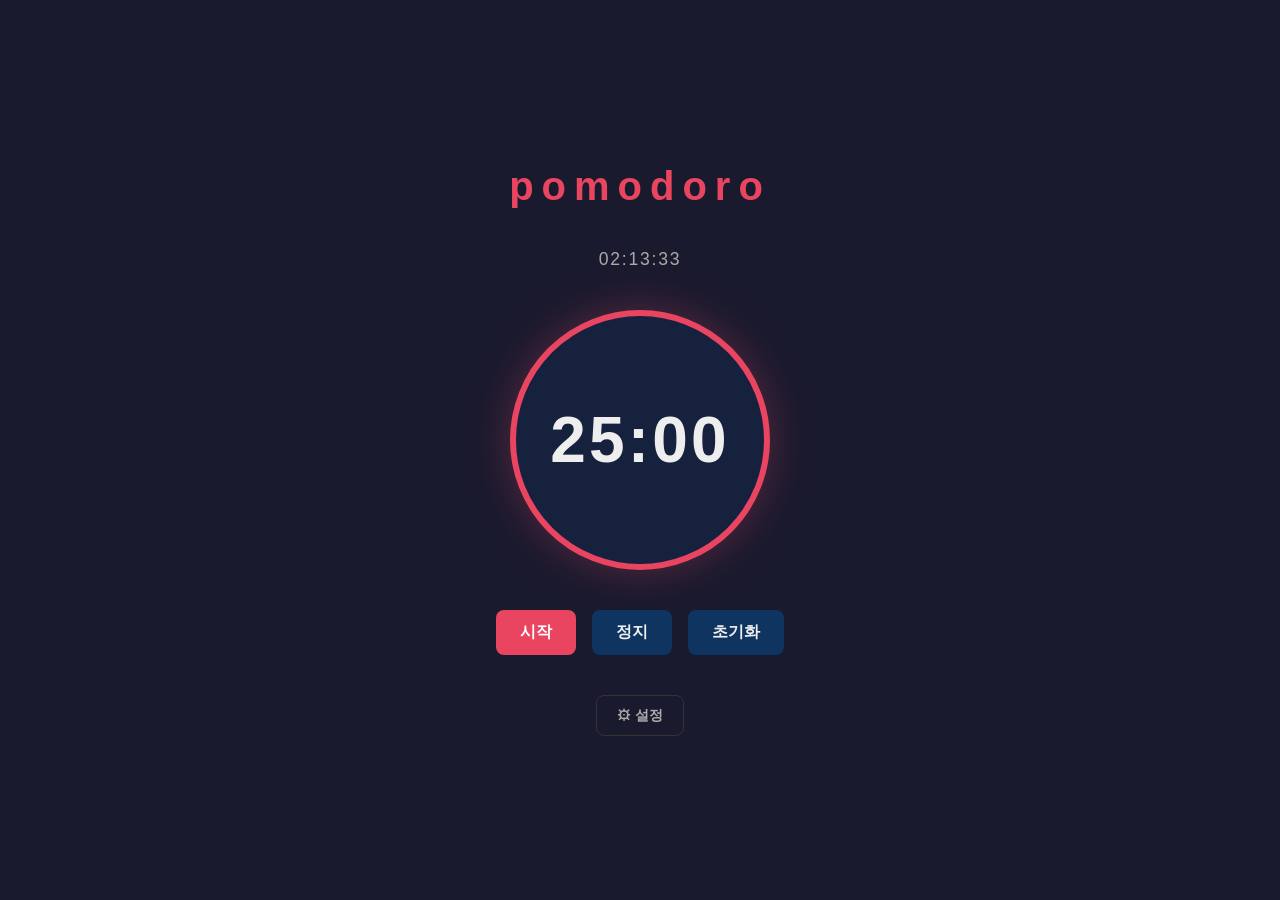
<file: index.html>
<!DOCTYPE html>
<html lang="ko">
<head>
  <meta charset="UTF-8" />
  <meta name="viewport" content="width=device-width, initial-scale=1.0" />
  <title>Pomodoro</title>
  <link rel="stylesheet" href="index.css" />
</head>
<body>
  <div class="container">
    <h1 class="title">pomodoro</h1>

    <div class="current-time" id="currentTime"></div>

    <div class="timer">
      <span class="time">25:00</span>
    </div>

    <div class="controls">
      <button class="btn btn-start" onclick="startTimer()">시작</button>
      <button class="btn btn-stop" onclick="stopTimer()">정지</button>
      <button class="btn btn-reset" onclick="resetTimer()">초기화</button>
    </div>

    <button class="btn btn-settings" onclick="location.href='setting.html'">⚙ 설정</button>
  </div>
  <script src="index.js"></script>
</body>
</html>
</file>
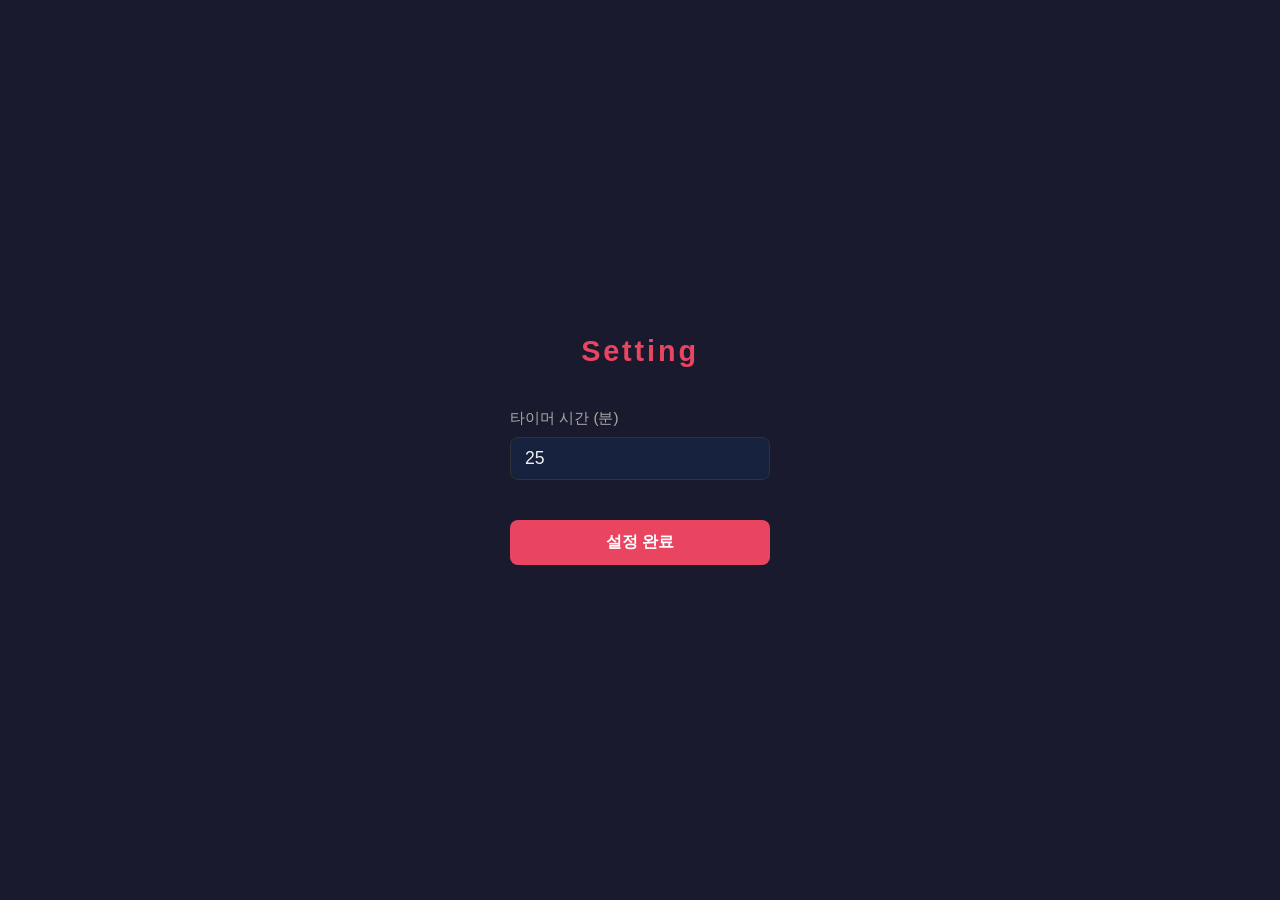
<file: setting.html>
<!DOCTYPE html>
<html lang="ko">
<head>
  <meta charset="UTF-8" />
  <meta name="viewport" content="width=device-width, initial-scale=1.0" />
  <title>Pomodoro - 설정</title>
  <link rel="stylesheet" href="index.css" />
  <link rel="stylesheet" href="setting.css" />
</head>
<body>
  <div class="container">
    <h3 class="setting-title">Setting</h3>

    <div class="setting-row">
      <label for="timer-minutes">타이머 시간 (분)</label>
      <input id="timer-minutes" type="number" min="1" max="60" value="25" />
    </div>

    <button class="btn btn-save" onclick="saveSettings()">설정 완료</button>
  </div>
  <script src="setting.js"></script>
</body>
</html>
</file>
<file: index.css>
*, *::before, *::after {
  box-sizing: border-box;
  margin: 0;
  padding: 0;
}

body {
  min-height: 100vh;
  display: flex;
  align-items: center;
  justify-content: center;
  background-color: #1a1a2e;
  font-family: 'Segoe UI', sans-serif;
  color: #eee;
}

.container {
  display: flex;
  flex-direction: column;
  align-items: center;
  gap: 40px;
}

.title {
  font-size: 2.5rem;
  font-weight: 700;
  letter-spacing: 0.2em;
  text-transform: lowercase;
  color: #e94560;
}

.current-time {
  font-size: 1.1rem;
  color: #aaa;
  letter-spacing: 0.1em;
  font-variant-numeric: tabular-nums;
}

.timer {
  width: 260px;
  height: 260px;
  border-radius: 50%;
  border: 6px solid #e94560;
  display: flex;
  align-items: center;
  justify-content: center;
  background-color: #16213e;
  box-shadow: 0 0 40px rgba(233, 69, 96, 0.3);
}

.time {
  font-size: 4rem;
  font-weight: 700;
  letter-spacing: 0.05em;
  font-variant-numeric: tabular-nums;
}

.controls {
  display: flex;
  gap: 16px;
}

.btn {
  padding: 12px 24px;
  border: none;
  border-radius: 8px;
  font-size: 1rem;
  font-weight: 600;
  cursor: pointer;
  transition: opacity 0.2s, transform 0.1s;
}

.btn:hover {
  opacity: 0.85;
}

.btn:active {
  transform: scale(0.96);
}

.btn-start {
  background-color: #e94560;
  color: #fff;
}

.btn-stop {
  background-color: #0f3460;
  color: #eee;
}

.btn-reset {
  background-color: #0f3460;
  color: #eee;
}

.btn-settings {
  background-color: transparent;
  color: #aaa;
  border: 1px solid #333;
  padding: 10px 20px;
  font-size: 0.9rem;
}

.btn-settings:hover {
  border-color: #e94560;
  color: #e94560;
}
</file>
<file: setting.css>
.setting-title {
  font-size: 1.8rem;
  font-weight: 700;
  letter-spacing: 0.1em;
  color: #e94560;
}

.setting-row {
  display: flex;
  flex-direction: column;
  gap: 8px;
  width: 260px;
}

.setting-row label {
  font-size: 0.95rem;
  color: #aaa;
}

.setting-row input {
  padding: 10px 14px;
  border-radius: 8px;
  border: 1px solid #333;
  background-color: #16213e;
  color: #eee;
  font-size: 1.1rem;
  outline: none;
  transition: border-color 0.2s;
}

.setting-row input:focus {
  border-color: #e94560;
}

.btn-save {
  background-color: #e94560;
  color: #fff;
  width: 260px;
}
</file>
